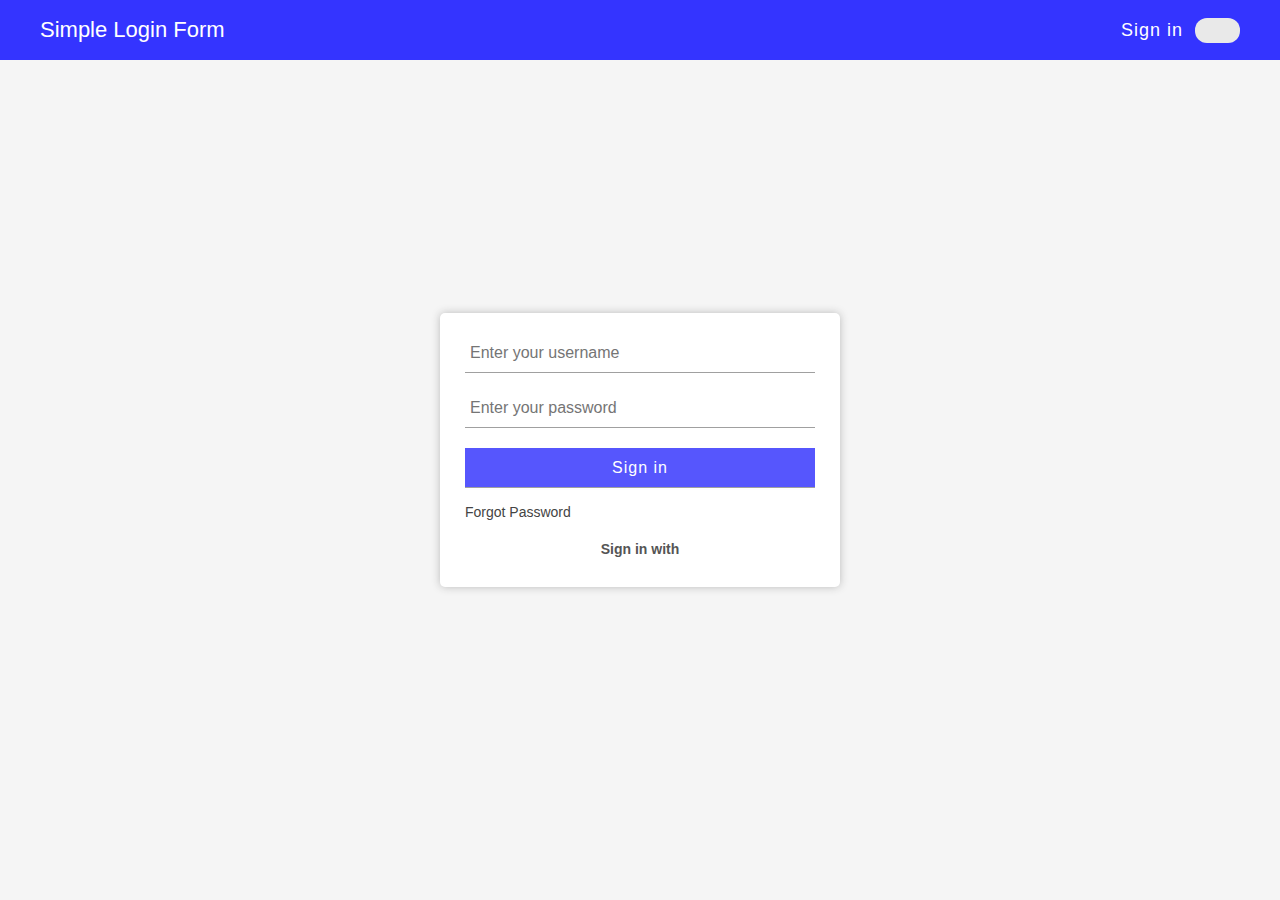
<file: index.html>
<!DOCTYPE html>
<html lang="en">
<head>
  <meta charset="UTF-8">
  <meta http-equiv="X-UA-Compatible" content="IE=edge">
  <meta name="viewport" content="width=device-width, initial-scale=1.0">
  <link rel="stylesheet" href="https://cdnjs.cloudflare.com/ajax/libs/font-awesome/6.0.0-beta3/css/all.min.css" integrity="sha512-Fo3rlrZj/k7ujTnHg4CGR2D7kSs0v4LLanw2qksYuRlEzO+tcaEPQogQ0KaoGN26/zrn20ImR1DfuLWnOo7aBA==" crossorigin="anonymous" referrerpolicy="no-referrer" />
  <link rel="stylesheet" href="style.css">
  <title>Sign in & Sign up Form</title>
</head>
<body>

  <nav>
    <div class="nav-container">
      <span class="text-logo">Simple Login Form</span>
      <ul>
        <li><a href="#">Sign in</a></li>
        <!-- switch Toggle -->
        <li class="switch">
          <div><i class="fas fa-sun"></i></div>
        </li>
      </ul>
    </div>
  </nav>

  <!-- Sign in Cotainer -->
  <div class="signin-container">
    <!-- Form -->
    <form>

      <!-- Sign in Heading -->
      <h1 class="sign-in"><i class="fas fa-user-circle"></i></h1>
      
      <!-- Show alert -->
      <div class="show-alert">

      </div>
      <!-- Input for username -->
      <input type="text" name="username" class="user" id="user-name" placeholder="Enter your username">

      <!-- Input for password -->
      <input type="password" name="password" class="pass" id="password" placeholder="Enter your password">

      <!-- Sign in Button -->
      <input type="submit" value="Sign in">

      <!-- Forgot Password -->
      <div class="forgot-pass">
        <a href="#">Forgot Password</a>
      </div>

      <!-- Show loading GIF -->
      <div class="loading">
        <img src="images/giphy.gif" alt="loding animation">
      </div>

      <div class="signin-with">
        <h3>Sign in with</h3>
      </div>

      <div class="third-party-signin">
        <div class="google">
          <i class="fab fa-google-plus"></i>
        </div>
        
        <div class="facebook">
          <i class="fab fa-facebook"></i>
        </div>
      </div>

    </form>
  </div>
  

  <script src="app.js"></script>
</body>
</html>
</file>
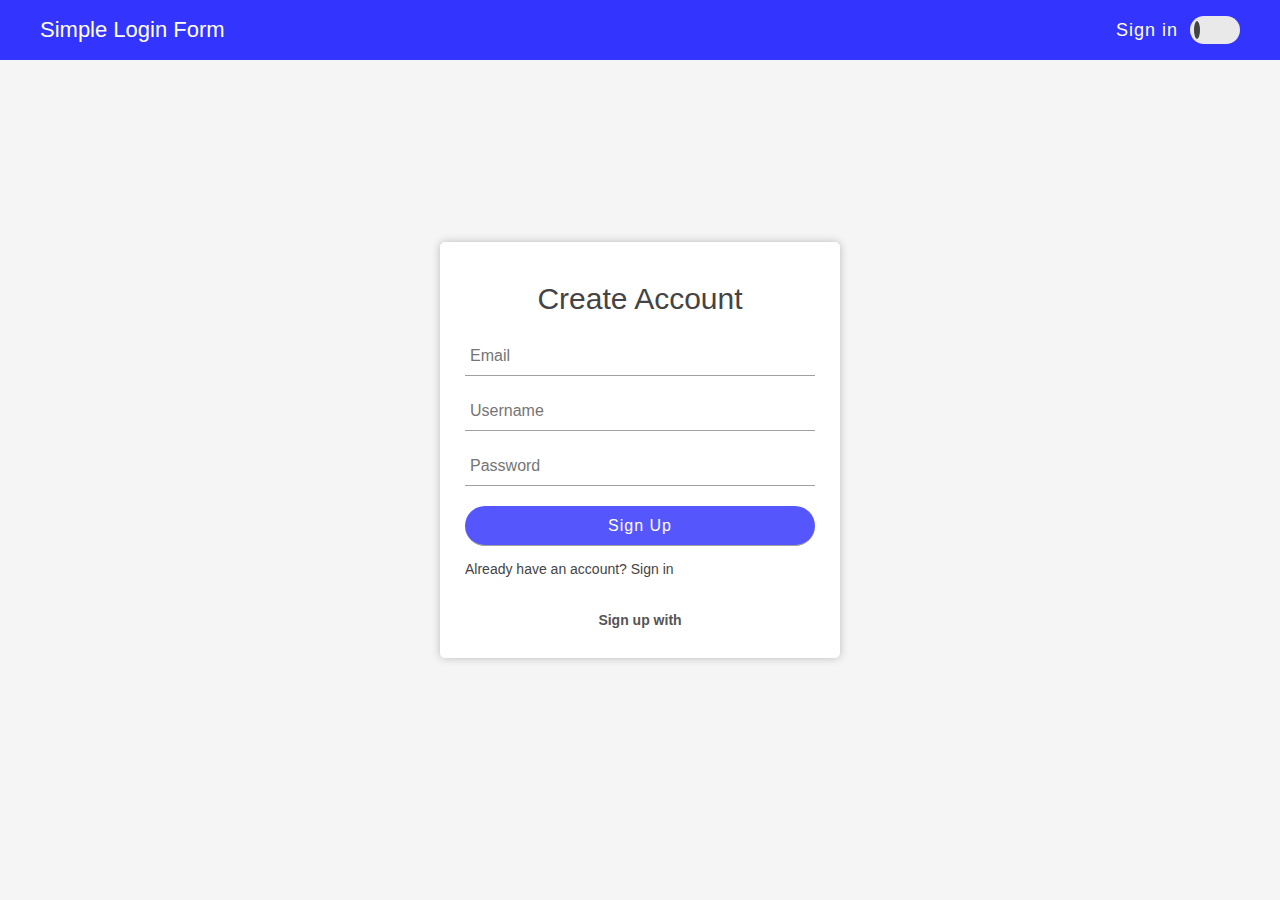
<file: signup.html>
<!DOCTYPE html>
<html lang="en">
<head>
  <meta charset="UTF-8">
  <meta http-equiv="X-UA-Compatible" content="IE=edge">
  <meta name="viewport" content="width=device-width, initial-scale=1.0">
  <link rel="stylesheet" href="https://cdnjs.cloudflare.com/ajax/libs/font-awesome/6.0.0-beta3/css/all.min.css" integrity="sha512-Fo3rlrZj/k7ujTnHg4CGR2D7kSs0v4LLanw2qksYuRlEzO+tcaEPQogQ0KaoGN26/zrn20ImR1DfuLWnOo7aBA==" crossorigin="anonymous" referrerpolicy="no-referrer" />
  <link rel="stylesheet" href="css/signup.css">
  <title>Sign Up</title>
</head>
<body>
  <nav>
    <div class="nav-container">
      <span class="text-logo">Simple Login Form</span>
      <ul>
        <li><a href="index.html">Sign in</a></li>
        <!-- switch Toggle -->
        <li class="switch">
          <div><i class="fas fa-sun"></i></div>
        </li>
      </ul>
    </div>
  </nav>

  <!-- Sign in Cotainer -->
  <div class="signin-container">
    <!-- Form -->
    <form>

      <!-- Sign in Heading -->
      <h1 class="sign-in"><i class="fas fa-user-circle"></i></h1>
      <h2>Create Account</h2>
      
      <!-- Show alert -->
      <div class="show-alert"></div>

      <!-- Input for email -->
      <input type="email" name="email" class="email-input" id="email" placeholder="Email">

      <!-- Input for username -->
      <input type="text" name="username" class="user" id="user-name" placeholder="Username">

      <!-- Input for password -->
      <input type="password" name="password" class="pass" id="password" placeholder="Password">

      <!-- Sign in Button -->
      <input type="submit" value="Sign Up">

      <!-- Forgot Password -->
      <div class="forgot-pass">
        <span>Already have an account? <a href="index.html">Sign in</a></span>
      </div>

      <!-- Show loading GIF -->
      <div class="loading">
        <img src="images/giphy.gif" alt="loding animation">
      </div>

      <div class="signin-with">
        <h3>Sign up with</h3>
      </div>

      <div class="third-party-signin">
        <div class="google">
          <i class="fab fa-google-plus"></i>
        </div>

        <div class="facebook">
          <i class="fab fa-facebook"></i>
        </div>
      </div>

    </form>
  </div>
  
  <div class="haha">haha</div>

  <script src="js/signup.js"></script>
</body>
</html>
</file>
<file: style.css>
/* Reset */
* {
  margin: 0;
  padding: 0;
  box-sizing: border-box;
}

/* HTM and Body style */
html, body {
  font-family: Arial, Helvetica, sans-serif;
  background-color: #f5f5f5;
}
/* ============== */

/* Navigation Style*/
nav {
  background-color: #3434ff;
}

nav .nav-container {
  display: flex;
  justify-content: space-between;
  align-items: center;
  max-width: 1200px;
  height: 60px;
  margin: auto;
}

nav .nav-container .text-logo {
  color: #fff;
  font-size: 22px;
}

nav .nav-container ul {
  list-style: none;
  display: flex;
  align-items: center;
  gap: 12px;
}

nav .nav-container ul li a {
  text-decoration: none;
  color: #fff;
  font-size: 18px;
  letter-spacing: 1px;
}

nav .nav-container .switch {
  display: flex;
  align-items: center;
  width: 45px;
  height: 25px;
  padding: 5px;
  background-color: rgb(233, 233, 233);
  border-radius: 12px;
}

nav .nav-container .switch .fa-sun {
  color: rgb(71, 71, 71);
}
/* ============== */


/* Sign in Form Container Style */
.signin-container {
  position: absolute;
  top: 50%;
  left: 50%;
  transform: translate(-50%, -50%);
}

.signin-container form {
  max-width: 400px;
  height: auto;
  background-color: #fff;
  box-shadow: 0 0 8px #bbbbbb;
  border-radius: 5px;
  padding: 10px;
}

.signin-container form .sign-button {
  display: flex;
  width: 100%;
}

.signin-container form .sign-in {
  color: #5656fd;
  text-align: center;
  font-weight: 200;
  font-size: 40px;
  padding-top: 10px;
}

.signin-container form .show-alert {
  display: none;
  margin: 10px 0;
  padding: 8px;
  background-color: rgb(241, 50, 50);
  color: #fff;
  font-size: 14px;
}

.signin-container form input {
  display: block;
  width: 350px;
  height: 40px;
  padding: 5px;
  font-size: 16px;
  margin: 0 15px 15px 15px;
  color: #333;
  outline: none;
  border: none;
  border-bottom: 1px solid #a0a0a0;
}


.signin-container form input:focus {
  border-bottom: 1px solid #5656fd;
}


.signin-container form input[type="submit"] {
  background-color: #5656fd;
  color: #fff;
  letter-spacing: 1px;
  margin-top: 20px;
}

.signin-container form input[type="submit"]:hover {
  background-color: #3131fd;
  transition: 0.4s;
}

.signin-container form .forgot-pass {
  margin: 0 15px;
}

.signin-container form .forgot-pass a {
  text-decoration: none;
  color: #444;
  font-size: 14px;
  margin-bottom: 15px;
}

.loading {
  display: none;
  justify-content: center;
}

.loading img {
  width: 220px;
  height: 120px;
}

.signin-container form .forgot-pass a:hover {
  color: #3131fd;
}

.signin-container form .signin-with h3 {
  color: #555;
  font-size: 14px;
  font-family: 200;
  text-align: center;
  margin-top: 20px;
}
/* Sign in with goole or facebook */
.signin-container form .third-party-signin {
  display: flex;
  justify-content: center;
  align-items: center;
  gap: 10px;
}

.signin-container form .third-party-signin .google,
.signin-container form .third-party-signin .facebook {
  cursor: pointer;
  padding: 10px 0;
  font-size: 25px;
  color: #444;
}

.signin-container form .third-party-signin .google:hover {
  color: #cc0808;
  transition: 0.4s;
  
}


.signin-container form .third-party-signin .facebook:hover {
  color: #0843cc;
  transition: 0.4s;
}

/* ===================== */
</file>
<file: css/signup.css>
/* Reset */
* {
  margin: 0;
  padding: 0;
  box-sizing: border-box;
}

/* HTM and Body style */
html, body {
  font-family: Arial, Helvetica, sans-serif;
  background-color: #f5f5f5;
}
/* ============== */

/* Navigation Style*/
nav {
  background-color: #3434ff;
  position: fixed;
  width: 100%;
  z-index: 10;
}

nav .nav-container {
  display: flex;
  justify-content: space-between;
  align-items: center;
  max-width: 1200px;
  height: 60px;
  margin: auto;
}

nav .nav-container .text-logo {
  color: #fff;
  font-size: 22px;
}

nav .nav-container ul {
  list-style: none;
  display: flex;
  align-items: center;
  gap: 12px;
}

nav .nav-container ul li a {
  text-decoration: none;
  color: #fff;
  font-size: 18px;
  letter-spacing: 1px;
}

nav .nav-container .switch {
  display: flex;
  align-items: center;
  width: 50px;
  height: 28px;
  padding: 3px 4px;
  background-color: rgb(233, 233, 233);
  border-radius: 20px;
}

nav .nav-container .switch > div{
  background-color: #444;
  border-radius: 50%;
}


nav .nav-container .switch .fa-sun {
  color: #ececec;
  padding: 3px;
}
/* ============== */


/* Sign in Form Container Style */
.signin-container {
  position: absolute;
  top: 50%;
  left: 50%;
  transform: translate(-50%, -50%);
}

.signin-container form {
  max-width: 400px;
  height: auto;
  background-color: #fff;
  box-shadow: 0 0 8px #bbbbbb;
  border-radius: 5px;
  padding: 10px;
}

.signin-container form .sign-button {
  display: flex;
  width: 100%;
}

.signin-container form .sign-in {
  color: #5656fd;
  text-align: center;
  font-weight: 200;
  font-size: 40px;
  padding-top: 10px;
}

.signin-container form h2 {
  color: #444;
  text-align: center;
  font-weight: 200;
  font-size: 30px;
  padding: 20px 0;
}

.signin-container form .show-alert {
  display: none;
  margin: 10px 0;
  padding: 8px;
  background-color: #e73a3a;
  color: #fff;
  font-size: 14px;
  border-radius: 4px;
}

.signin-container form input {
  display: block;
  width: 350px;
  height: 40px;
  padding: 5px;
  font-size: 16px;
  margin: 0 15px 15px 15px;
  color: #333;
  outline: none;
  border: none;
  border-bottom: 1px solid #a0a0a0;
}


.signin-container form input:focus {
  border-bottom: 1px solid #5656fd;
}


.signin-container form input[type="submit"] {
  background-color: #5656fd;
  color: #fff;
  letter-spacing: 1px;
  margin-top: 20px;
  border-radius: 20px;
}

.signin-container form input[type="submit"]:hover {
  background-color: #3131fd;
  transition: 0.4s;
}

.signin-container form .forgot-pass {
  display: flex;
  justify-content: space-between;
  margin: 0 15px;
}

.signin-container form .forgot-pass span {
  color: #444;
  font-size: 14px;
  margin-bottom: 15px;
}

.signin-container form .forgot-pass a {
  text-decoration: none;
  color: #444;
  font-size: 14px;
}

.loading {
  display: none;
  justify-content: center;
}

.loading img {
  width: 180px;
  height: 100px;
}

.signin-container form .forgot-pass a:hover {
  color: #3131fd;
}

.signin-container form .signin-with h3 {
  color: #555;
  font-size: 14px;
  font-family: 200;
  text-align: center;
  margin-top: 20px;
}
/* Sign in with goole or facebook */
.signin-container form .third-party-signin {
  display: flex;
  justify-content: center;
  align-items: center;
  gap: 10px;
}

.signin-container form .third-party-signin .google,
.signin-container form .third-party-signin .facebook {
  cursor: pointer;
  padding: 10px 0;
  font-size: 25px;
  color: #444;
}

.signin-container form .third-party-signin .google:hover {
  color: #cc0808;
  transition: 0.4s;
  
}


.signin-container form .third-party-signin .facebook:hover {
  color: #0843cc;
  transition: 0.4s;
}

/* ===================== */
</file>
